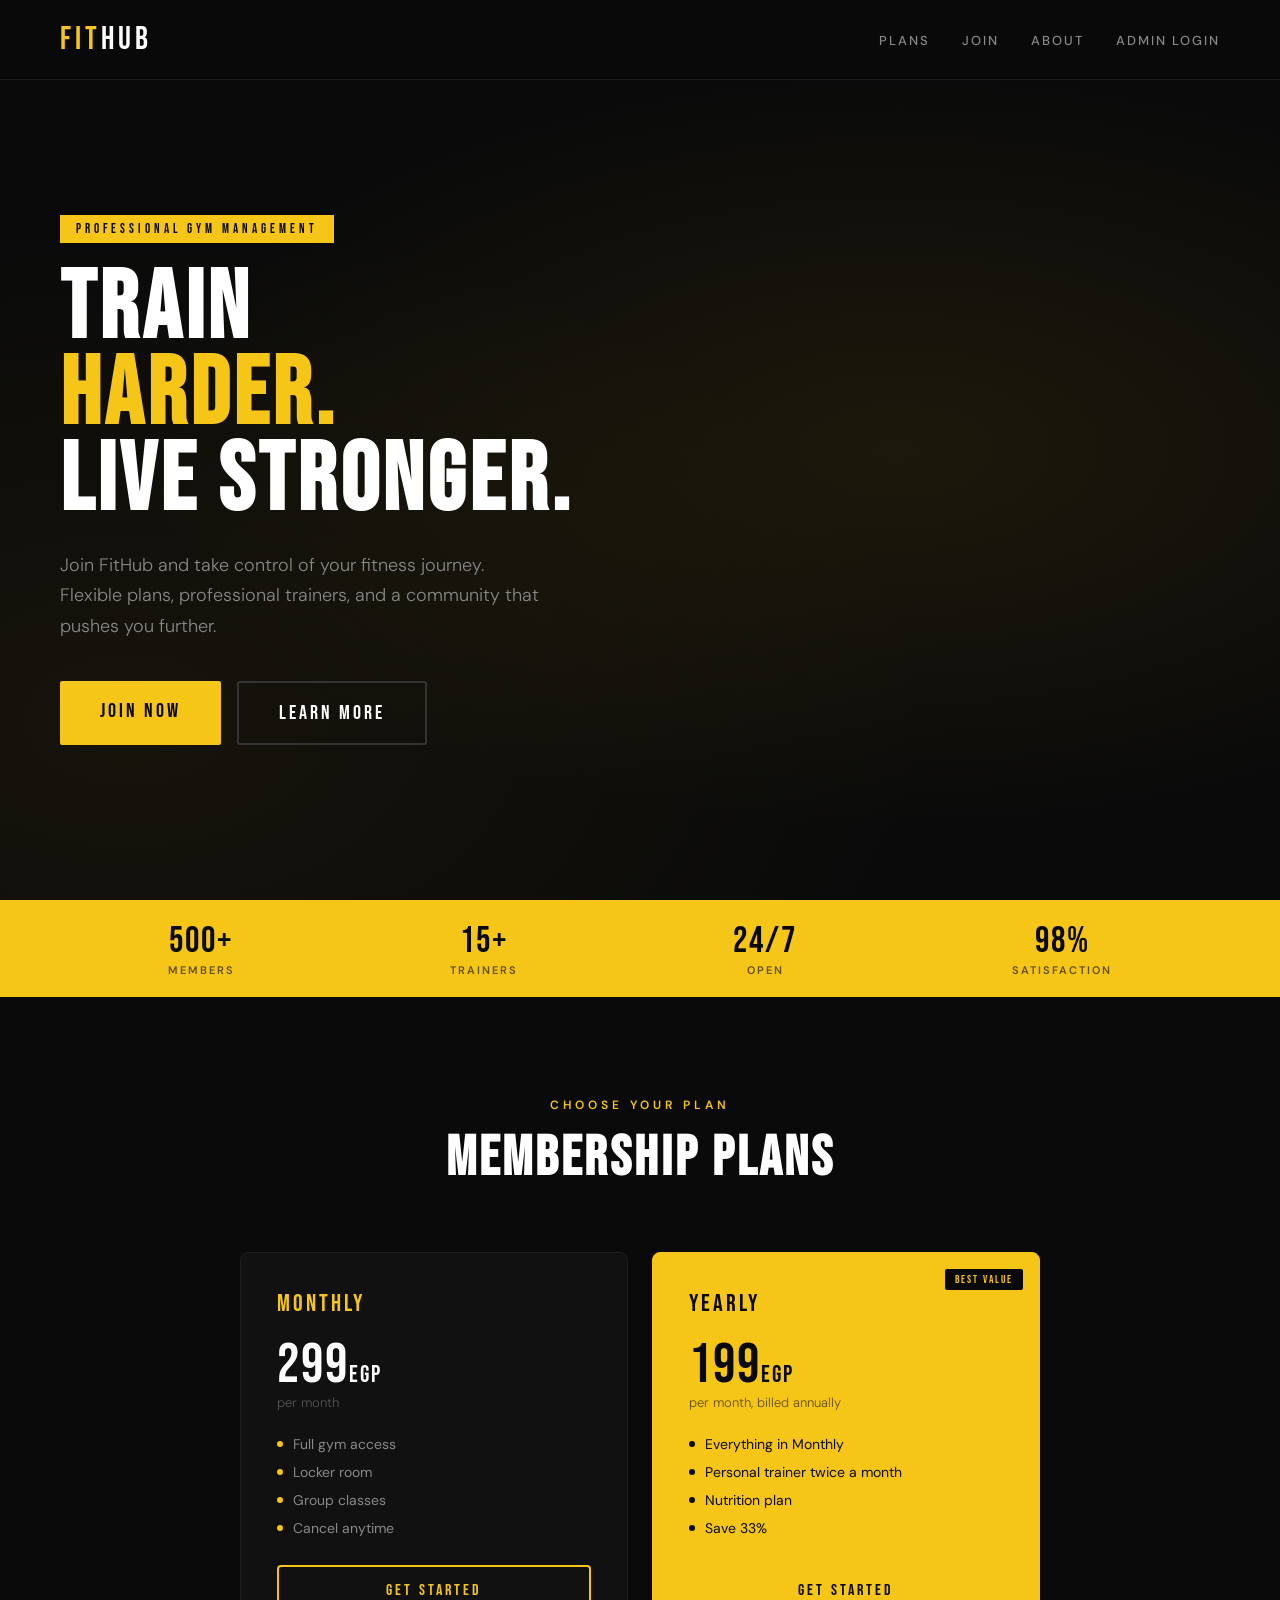
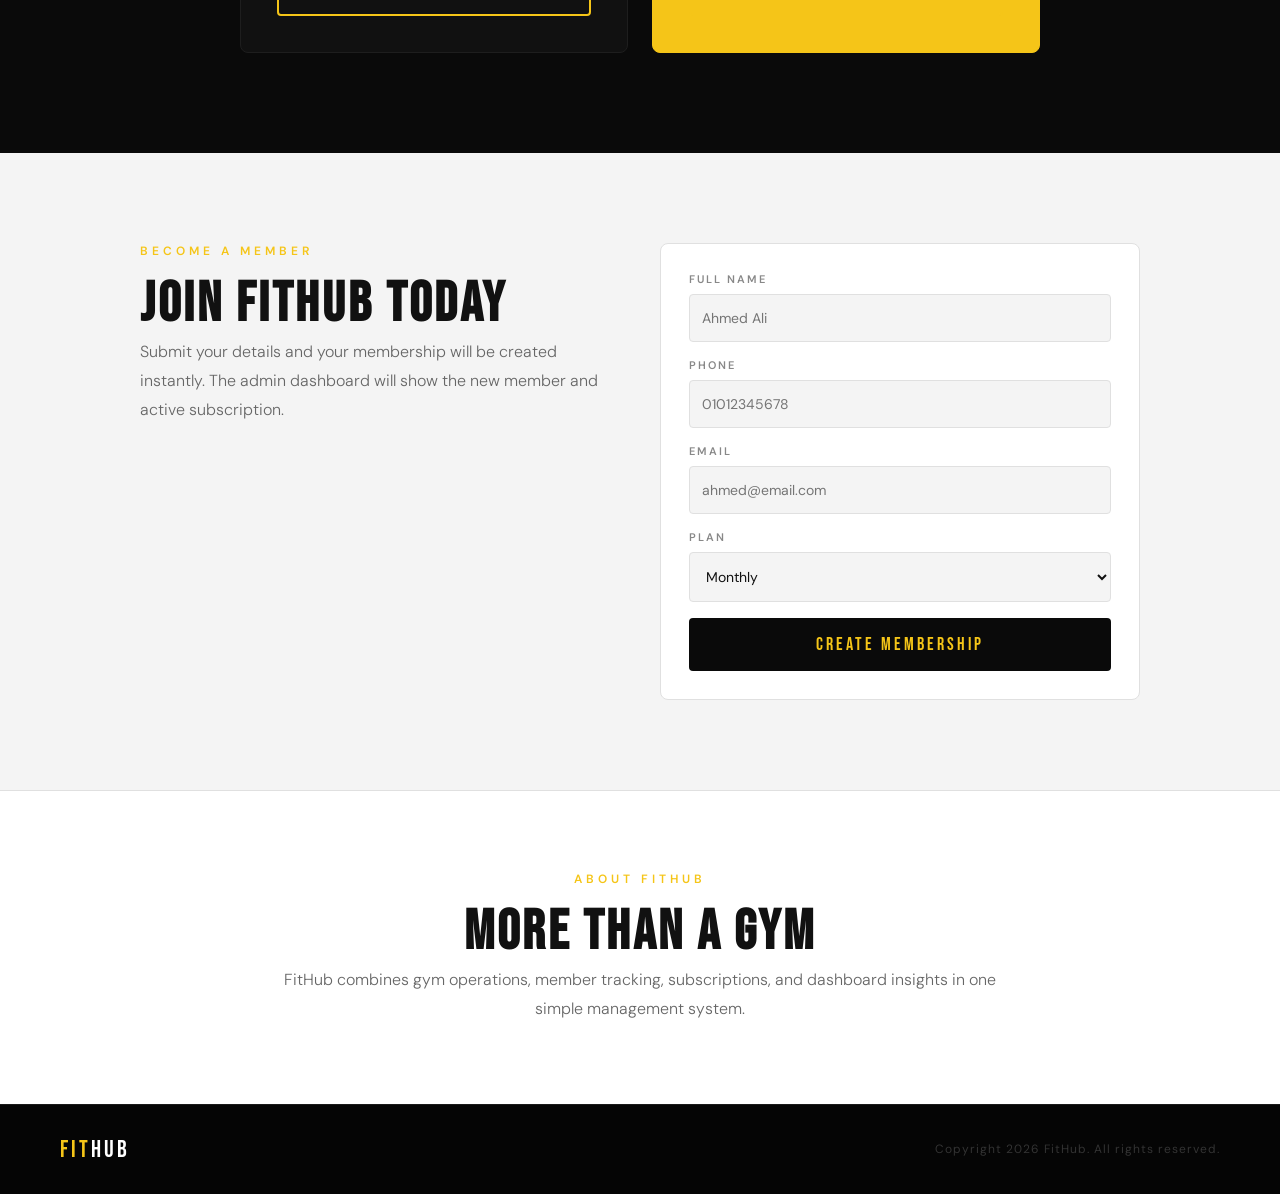
<file: app/frontend/pages/index.html>
<!DOCTYPE html>
<html lang="en">
<head>
  <meta charset="UTF-8"/>
  <meta name="viewport" content="width=device-width, initial-scale=1.0"/>
  <title>FitHub - Train Hard. Live Strong.</title>
  <link href="https://fonts.googleapis.com/css2?family=Bebas+Neue&family=DM+Sans:wght@300;400;500;600&display=swap" rel="stylesheet"/>
  <link rel="stylesheet" href="../css/global.css"/>
  <link rel="stylesheet" href="../css/portal.css"/>
</head>
<body>
  <nav class="navbar">
    <div class="nav-logo">Fit<span>Hub</span></div>
    <ul class="nav-links">
      <li><a href="#plans">Plans</a></li>
      <li><a href="#join">Join</a></li>
      <li><a href="#about">About</a></li>
      <li><a href="login.html">Admin Login</a></li>
    </ul>
  </nav>

  <section class="hero">
    <div class="hero-content">
      <div class="hero-tag">Professional Gym Management</div>
      <h1 class="hero-title">
        TRAIN<br/>
        <span class="accent">HARDER.</span><br/>
        LIVE STRONGER.
      </h1>
      <p class="hero-desc">
        Join FitHub and take control of your fitness journey.
        Flexible plans, professional trainers, and a community that pushes you further.
      </p>
      <div class="hero-actions">
        <a href="#join" class="btn-join" onclick="selectPlan('monthly')">JOIN NOW</a>
        <a href="#about" class="btn-ghost">LEARN MORE</a>
      </div>
    </div>
  </section>

  <div class="stats-bar">
    <div class="stat">
      <div class="stat-num">500+</div>
      <div class="stat-lbl">Members</div>
    </div>
    <div class="stat">
      <div class="stat-num">15+</div>
      <div class="stat-lbl">Trainers</div>
    </div>
    <div class="stat">
      <div class="stat-num">24/7</div>
      <div class="stat-lbl">Open</div>
    </div>
    <div class="stat">
      <div class="stat-num">98%</div>
      <div class="stat-lbl">Satisfaction</div>
    </div>
  </div>

  <section class="plans-section" id="plans">
    <div class="section-header">
      <div class="section-tag">Choose Your Plan</div>
      <h2 class="section-title">Membership Plans</h2>
    </div>

    <div class="plans-grid">
      <div class="plan-card">
        <div class="plan-name">Monthly</div>
        <div class="plan-price">299<span style="font-size:24px">EGP</span></div>
        <div class="plan-period">per month</div>
        <ul class="plan-features">
          <li class="plan-feature">Full gym access</li>
          <li class="plan-feature">Locker room</li>
          <li class="plan-feature">Group classes</li>
          <li class="plan-feature">Cancel anytime</li>
        </ul>
        <a href="#join" class="btn-plan" onclick="selectPlan('monthly')">GET STARTED</a>
      </div>

      <div class="plan-card featured">
        <div class="featured-tag">BEST VALUE</div>
        <div class="plan-name">Yearly</div>
        <div class="plan-price">199<span style="font-size:24px">EGP</span></div>
        <div class="plan-period">per month, billed annually</div>
        <ul class="plan-features">
          <li class="plan-feature">Everything in Monthly</li>
          <li class="plan-feature">Personal trainer twice a month</li>
          <li class="plan-feature">Nutrition plan</li>
          <li class="plan-feature">Save 33%</li>
        </ul>
        <a href="#join" class="btn-plan" onclick="selectPlan('yearly')">GET STARTED</a>
      </div>
    </div>
  </section>

  <section class="join-section" id="join">
    <div class="join-layout">
      <div class="join-copy">
        <div class="section-tag">Become a Member</div>
        <h2 class="section-title">Join FitHub Today</h2>
        <p>
          Submit your details and your membership will be created instantly.
          The admin dashboard will show the new member and active subscription.
        </p>
      </div>

      <form class="join-form" id="join-form">
        <div id="join-message" class="join-message"></div>
        <div class="form-row">
          <label for="join-name">Full Name</label>
          <input type="text" id="join-name" placeholder="Ahmed Ali" required/>
        </div>
        <div class="form-row">
          <label for="join-phone">Phone</label>
          <input type="tel" id="join-phone" placeholder="01012345678" required/>
        </div>
        <div class="form-row">
          <label for="join-email">Email</label>
          <input type="email" id="join-email" placeholder="ahmed@email.com"/>
        </div>
        <div class="form-row">
          <label for="join-plan">Plan</label>
          <select id="join-plan" required>
            <option value="monthly">Monthly</option>
            <option value="yearly">Yearly</option>
          </select>
        </div>
        <button type="submit" class="btn-submit-join" id="join-submit">CREATE MEMBERSHIP</button>
      </form>
    </div>
  </section>

  <section id="about" class="about-section">
    <div>
      <div class="section-tag">About FitHub</div>
      <h2 class="section-title">More Than a Gym</h2>
      <p>
        FitHub combines gym operations, member tracking, subscriptions, and dashboard insights
        in one simple management system.
      </p>
    </div>
  </section>

  <footer class="portal-footer">
    <div class="logo">Fit<span>Hub</span></div>
    <p>Copyright 2026 FitHub. All rights reserved.</p>
  </footer>

  <script src="../js/portal.js"></script>
</body>
</html>
</file>
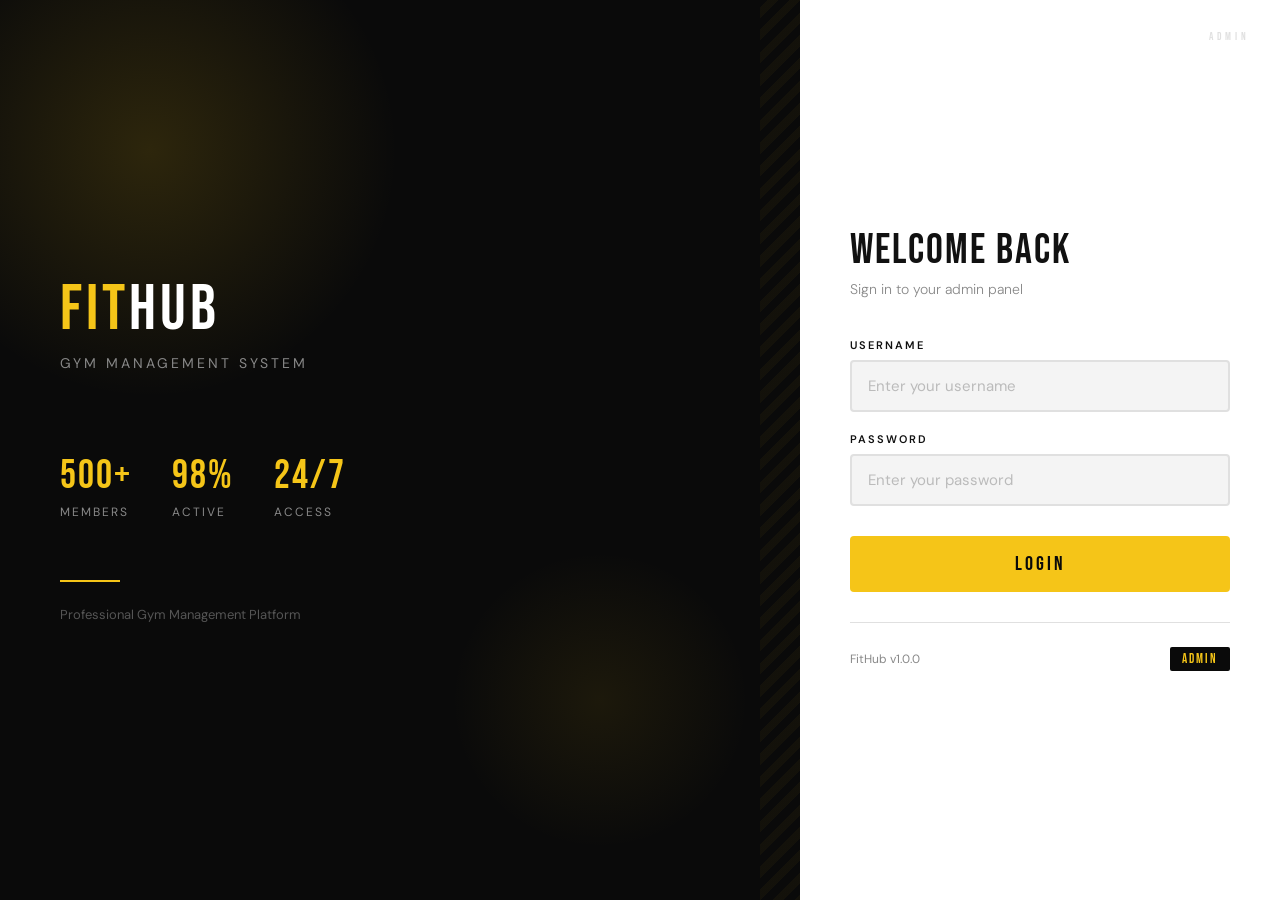
<file: app/frontend/pages/dashboard.html>
<!DOCTYPE html>
<html lang="en">
<head>
  <meta charset="UTF-8"/>
  <meta name="viewport" content="width=device-width, initial-scale=1.0"/>
  <title>FitHub - Dashboard</title>
  <link href="https://fonts.googleapis.com/css2?family=Bebas+Neue&family=DM+Sans:wght@300;400;500;600&display=swap" rel="stylesheet"/>
  <link rel="stylesheet" href="../css/global.css"/>
  <link rel="stylesheet" href="../css/dashboard.css"/>
</head>
<body>
  <aside class="sidebar">
    <div class="sidebar-logo">
      <div class="logo-text">Fit<span>Hub</span></div>
      <div class="logo-sub">Management Panel</div>
    </div>
    <nav class="sidebar-nav">
      <div class="nav-section">Main</div>
      <a href="dashboard.html" class="nav-item active">
        <span class="icon">DB</span> Dashboard
      </a>
      <a href="members.html" class="nav-item">
        <span class="icon">MB</span> Members
      </a>
      <a href="subscriptions.html" class="nav-item">
        <span class="icon">SB</span> Subscriptions
      </a>
      <div class="nav-section" style="margin-top:16px">Portal</div>
      <a href="index.html" class="nav-item" target="_blank">
        <span class="icon">GY</span> Member Portal
      </a>
    </nav>
    <div class="sidebar-footer">
      <div class="user-info">
        <div class="user-avatar" id="user-avatar">A</div>
        <div>
          <div class="user-name" id="username-display">Admin</div>
          <div class="user-role">Administrator</div>
        </div>
      </div>
      <button class="btn-logout" onclick="logout()">LOGOUT</button>
    </div>
  </aside>

  <main class="main">
    <div class="topbar">
      <div class="page-title">Dashboard</div>
      <div class="topbar-right">
        <div class="date-badge" id="current-date"></div>
      </div>
    </div>

    <div class="content">
      <section class="cards-grid">
        <div class="stat-card">
          <div class="card-label">Total Members</div>
          <div class="card-value" id="total-members">0</div>
        </div>
        <div class="stat-card highlight">
          <div class="card-label">Active Subscriptions</div>
          <div class="card-value" id="active-subs">0</div>
        </div>
        <div class="stat-card">
          <div class="card-label">Expired Subscriptions</div>
          <div class="card-value" id="expired-subs">0</div>
        </div>
        <div class="stat-card">
          <div class="card-label">Monthly Plans</div>
          <div class="card-value" id="monthly-plans">0</div>
        </div>
      </section>

      <section style="margin-bottom:32px">
        <div class="section-header">
          <h2 class="section-title">Recent Members</h2>
          <a class="btn-view-all" href="members.html">View All</a>
        </div>
        <div class="table-card">
          <table>
            <thead>
              <tr>
                <th>Name</th>
                <th>Phone</th>
                <th>Joined</th>
              </tr>
            </thead>
            <tbody id="recent-members-body">
              <tr><td colspan="3" style="text-align:center;color:#bbb;padding:30px">Loading...</td></tr>
            </tbody>
          </table>
        </div>
      </section>

      <section>
        <div class="section-header">
          <h2 class="section-title">Recent Subscriptions</h2>
          <a class="btn-view-all" href="subscriptions.html">View All</a>
        </div>
        <div class="table-card">
          <table>
            <thead>
              <tr>
                <th>Member</th>
                <th>Plan</th>
                <th>Ends</th>
                <th>Status</th>
              </tr>
            </thead>
            <tbody id="recent-subs-body">
              <tr><td colspan="4" style="text-align:center;color:#bbb;padding:30px">Loading...</td></tr>
            </tbody>
          </table>
        </div>
      </section>
    </div>
  </main>

  <script src="../js/dashboard.js"></script>
</body>
</html>
</file>
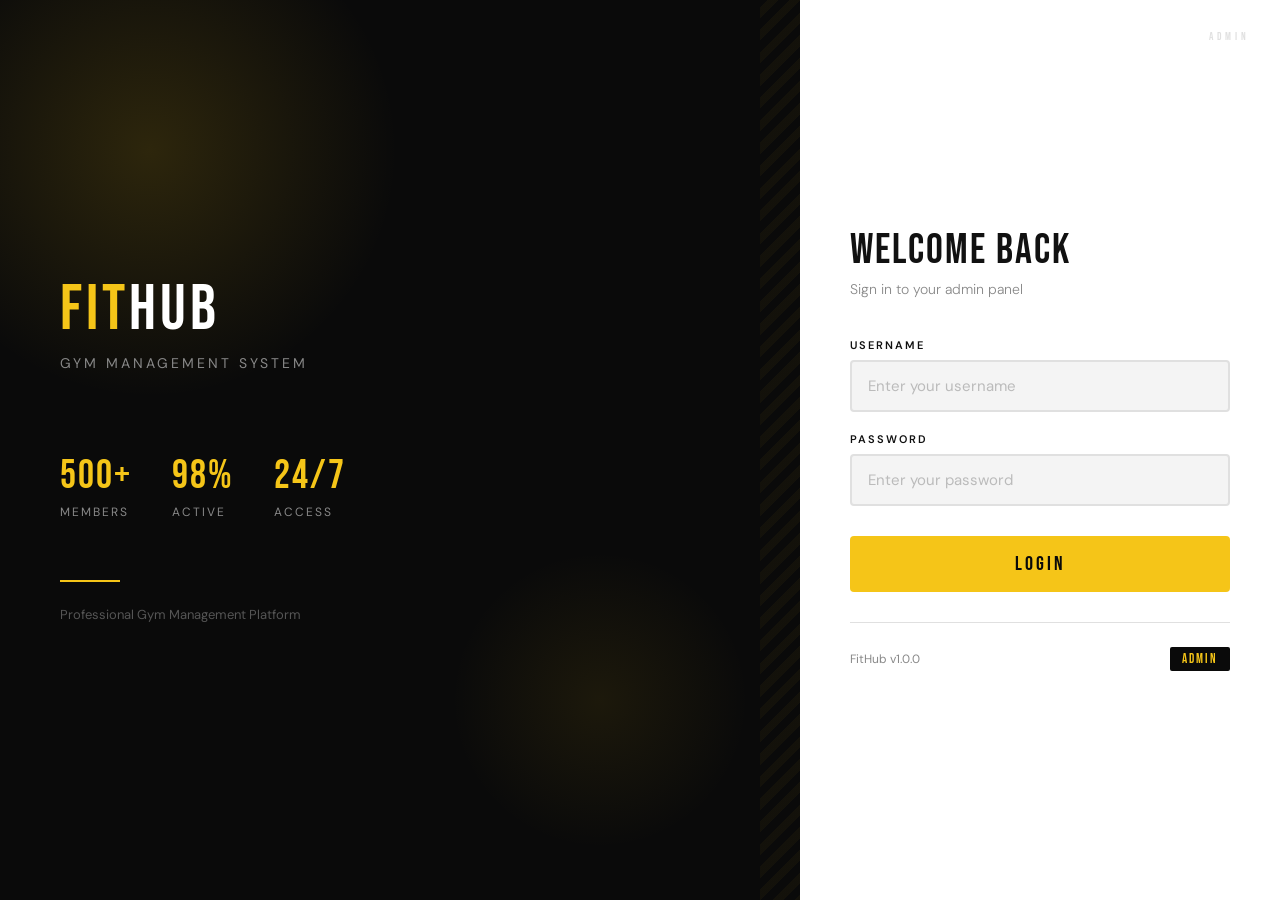
<file: app/frontend/pages/login.html>
<!DOCTYPE html>
<html lang="en">
<head>
  <meta charset="UTF-8"/>
  <meta name="viewport" content="width=device-width, initial-scale=1.0"/>
  <title>FitHub — Login</title>
  <link href="https://fonts.googleapis.com/css2?family=Bebas+Neue&family=DM+Sans:wght@300;400;500;600&display=swap" rel="stylesheet"/>
  <link rel="stylesheet" href="../css/global.css"/>
  <link rel="stylesheet" href="../css/login.css"/>
</head>
<body>

  <!-- Left: Branding -->
  <div class="left">
    <div class="stripes"></div>

    <div class="logo">Fit<span>Hub</span></div>
    <div class="tagline">Gym Management System</div>

    <div class="stats-row">
      <div class="stat-item">
        <div class="stat-number">500+</div>
        <div class="stat-label">Members</div>
      </div>
      <div class="stat-item">
        <div class="stat-number">98%</div>
        <div class="stat-label">Active</div>
      </div>
      <div class="stat-item">
        <div class="stat-number">24/7</div>
        <div class="stat-label">Access</div>
      </div>
    </div>

    <div class="divider-line"></div>
    <div class="left-footer">Professional Gym Management Platform</div>
  </div>

  <!-- Right: Login Form -->
  <div class="right">
    <div class="form-title">Welcome Back</div>
    <div class="form-subtitle">Sign in to your admin panel</div>

    <form class="form" onsubmit="handleLogin(event)">
      <div id="error-msg" class="error-msg"></div>

      <div class="form-group">
        <label for="username">Username</label>
        <input type="text" id="username" placeholder="Enter your username" required/>
      </div>

      <div class="form-group">
        <label for="password">Password</label>
        <input type="password" id="password" placeholder="Enter your password" required/>
      </div>

      <button type="submit" class="btn-login" id="loginBtn">LOGIN</button>
    </form>

    <div class="form-footer">
      <span>FitHub v1.0.0</span>
      <div class="role-badge">ADMIN</div>
    </div>
  </div>

  <script src="../js/auth.js"></script>
</body>
</html>
</file>
<file: app/frontend/css/global.css>
/* =============================
   FitHub — Global Styles
   ============================= */

*, *::before, *::after {
  box-sizing: border-box;
  margin: 0;
  padding: 0;
}

:root {
  --black:       #0a0a0a;
  --yellow:      #F5C518;
  --yellow-dark: #d4a800;
  --white:       #ffffff;
  --gray-light:  #f4f4f4;
  --gray-mid:    #e0e0e0;
  --gray-dark:   #888888;
  --text-dark:   #111111;
  --text-muted:  #888888;
  --danger:      #e53e3e;
  --success:     #38a169;
  --sidebar-w:   240px;
}

body {
  font-family: 'DM Sans', sans-serif;
  color: var(--text-dark);
  background: var(--gray-light);
}

a {
  text-decoration: none;
  color: inherit;
}

button {
  cursor: pointer;
  font-family: 'DM Sans', sans-serif;
}

input, select, textarea {
  font-family: 'DM Sans', sans-serif;
}
</file>
<file: app/frontend/css/portal.css>
/* =============================
   FitHub — Member Portal Styles
   ============================= */

body {
  background: var(--black);
  color: var(--white);
  min-height: 100vh;
}

/* ── Navbar ── */
.navbar {
  position: fixed;
  top: 0; left: 0; right: 0;
  z-index: 100;
  padding: 20px 60px;
  display: flex;
  align-items: center;
  justify-content: space-between;
  background: rgba(10,10,10,0.95);
  backdrop-filter: blur(10px);
  border-bottom: 1px solid #1a1a1a;
}

.nav-logo {
  font-family: 'Bebas Neue', cursive;
  font-size: 32px;
  color: var(--yellow);
  letter-spacing: 4px;
}

.nav-logo span { color: var(--white); }

.nav-links {
  display: flex;
  gap: 32px;
  list-style: none;
}

.nav-links a {
  color: #888;
  font-size: 13px;
  letter-spacing: 2px;
  text-transform: uppercase;
  font-weight: 500;
  transition: color 0.2s;
  text-decoration: none;
}

.nav-links a:hover { color: var(--yellow); }

/* ── Hero ── */
.hero {
  min-height: 100vh;
  display: flex;
  align-items: center;
  padding: 120px 60px 60px;
  position: relative;
  overflow: hidden;
}

.hero::before {
  content: '';
  position: absolute;
  inset: 0;
  background:
    radial-gradient(ellipse at 70% 50%, rgba(245,197,24,0.08) 0%, transparent 60%),
    radial-gradient(ellipse at 10% 80%, rgba(245,197,24,0.05) 0%, transparent 50%);
}

.hero-content {
  position: relative;
  z-index: 1;
  max-width: 680px;
}

.hero-tag {
  display: inline-block;
  background: var(--yellow);
  color: var(--black);
  font-family: 'Bebas Neue', cursive;
  font-size: 13px;
  letter-spacing: 4px;
  padding: 6px 16px;
  margin-bottom: 24px;
}

.hero-title {
  font-family: 'Bebas Neue', cursive;
  font-size: 96px;
  line-height: 0.9;
  letter-spacing: 4px;
  color: var(--white);
  margin-bottom: 24px;
}

.hero-title .accent { color: var(--yellow); }

.hero-desc {
  font-size: 18px;
  color: #888;
  line-height: 1.7;
  max-width: 480px;
  margin-bottom: 40px;
  font-weight: 300;
}

.hero-actions {
  display: flex;
  gap: 16px;
  flex-wrap: wrap;
}

.btn-join {
  background: var(--yellow);
  color: var(--black);
  border: none;
  padding: 18px 40px;
  font-family: 'Bebas Neue', cursive;
  font-size: 20px;
  letter-spacing: 3px;
  cursor: pointer;
  transition: all 0.2s;
  border-radius: 2px;
}

.btn-join:hover {
  background: var(--yellow-dark);
  transform: translateY(-2px);
  box-shadow: 0 12px 30px rgba(245,197,24,0.25);
}

.btn-ghost {
  background: transparent;
  color: var(--white);
  border: 2px solid #333;
  padding: 18px 40px;
  font-family: 'Bebas Neue', cursive;
  font-size: 20px;
  letter-spacing: 3px;
  cursor: pointer;
  transition: all 0.2s;
  border-radius: 2px;
  text-decoration: none;
  display: inline-block;
}

.btn-ghost:hover {
  border-color: var(--yellow);
  color: var(--yellow);
}

/* ── Stats Bar ── */
.stats-bar {
  background: var(--yellow);
  padding: 20px 60px;
  display: flex;
  justify-content: space-around;
  align-items: center;
}

.stats-bar .stat {
  text-align: center;
}

.stats-bar .stat-num {
  font-family: 'Bebas Neue', cursive;
  font-size: 36px;
  color: var(--black);
  letter-spacing: 2px;
}

.stats-bar .stat-lbl {
  font-size: 11px;
  color: rgba(0,0,0,0.6);
  letter-spacing: 2px;
  text-transform: uppercase;
  font-weight: 600;
}

/* ── Plans Section ── */
.plans-section {
  padding: 100px 60px;
}

.section-header {
  text-align: center;
  margin-bottom: 60px;
}

.section-tag {
  font-size: 12px;
  letter-spacing: 4px;
  text-transform: uppercase;
  color: var(--yellow);
  font-weight: 600;
  margin-bottom: 12px;
}

.section-title {
  font-family: 'Bebas Neue', cursive;
  font-size: 56px;
  letter-spacing: 3px;
  color: var(--white);
}

.plans-grid {
  display: grid;
  grid-template-columns: repeat(2, 1fr);
  gap: 24px;
  max-width: 800px;
  margin: 0 auto;
}

.plan-card {
  background: #111;
  border: 1px solid #1e1e1e;
  border-radius: 8px;
  padding: 36px;
  transition: all 0.3s;
  position: relative;
  overflow: hidden;
}

.plan-card:hover {
  border-color: var(--yellow);
  transform: translateY(-4px);
}

.plan-card.featured {
  background: var(--yellow);
  border-color: var(--yellow);
}

.plan-card.featured .plan-name,
.plan-card.featured .plan-price,
.plan-card.featured .plan-period,
.plan-card.featured .plan-feature { color: var(--black); }

.plan-card.featured .plan-feature::before { background: var(--black); }

.featured-tag {
  position: absolute;
  top: 16px; right: 16px;
  background: var(--black);
  color: var(--yellow);
  font-family: 'Bebas Neue', cursive;
  font-size: 11px;
  letter-spacing: 2px;
  padding: 4px 10px;
  border-radius: 2px;
}

.plan-name {
  font-family: 'Bebas Neue', cursive;
  font-size: 24px;
  letter-spacing: 3px;
  color: var(--yellow);
  margin-bottom: 20px;
}

.plan-price {
  font-family: 'Bebas Neue', cursive;
  font-size: 56px;
  letter-spacing: 2px;
  color: var(--white);
  line-height: 1;
}

.plan-period {
  font-size: 13px;
  color: #555;
  margin-bottom: 24px;
  font-weight: 300;
}

.plan-card.featured .plan-period { color: rgba(0,0,0,0.6); }

.plan-features {
  list-style: none;
  display: flex;
  flex-direction: column;
  gap: 10px;
  margin-bottom: 28px;
}

.plan-feature {
  font-size: 14px;
  color: #888;
  display: flex;
  align-items: center;
  gap: 10px;
}

.plan-feature::before {
  content: '';
  width: 6px;
  height: 6px;
  background: var(--yellow);
  border-radius: 50%;
  flex-shrink: 0;
}

.btn-plan {
  width: 100%;
  background: transparent;
  border: 2px solid var(--yellow);
  color: var(--yellow);
  padding: 14px;
  font-family: 'Bebas Neue', cursive;
  font-size: 16px;
  letter-spacing: 3px;
  cursor: pointer;
  transition: all 0.2s;
  border-radius: 4px;
}

.btn-plan:hover,
.plan-card.featured .btn-plan {
  background: var(--yellow);
  color: var(--black);
}

.plan-card.featured .btn-plan:hover {
  background: var(--black);
  color: var(--yellow);
  border-color: var(--black);
}

.btn-plan {
  display: inline-block;
  text-align: center;
  text-decoration: none;
}

.join-section {
  background: #f4f4f4;
  color: var(--text-dark);
  padding: 90px 60px;
}

.join-layout {
  max-width: 1000px;
  margin: 0 auto;
  display: grid;
  grid-template-columns: 1fr 1fr;
  gap: 40px;
  align-items: start;
}

.join-copy .section-title,
.about-section .section-title {
  color: var(--text-dark);
}

.join-copy p,
.about-section p {
  color: #666;
  line-height: 1.8;
  font-size: 16px;
  font-weight: 300;
}

.join-form {
  background: var(--white);
  border: 1px solid var(--gray-mid);
  border-radius: 8px;
  padding: 28px;
  display: flex;
  flex-direction: column;
  gap: 16px;
}

.form-row {
  display: flex;
  flex-direction: column;
  gap: 8px;
}

.form-row label {
  font-size: 11px;
  text-transform: uppercase;
  letter-spacing: 2px;
  color: var(--text-muted);
  font-weight: 600;
}

.form-row input,
.form-row select {
  border: 1px solid var(--gray-mid);
  background: var(--gray-light);
  color: var(--text-dark);
  border-radius: 4px;
  padding: 14px 12px;
  font-size: 14px;
  outline: none;
}

.form-row input:focus,
.form-row select:focus {
  border-color: var(--yellow-dark);
  background: var(--white);
}

.btn-submit-join {
  background: var(--black);
  color: var(--yellow);
  border: none;
  padding: 16px;
  border-radius: 4px;
  font-family: 'Bebas Neue', cursive;
  font-size: 18px;
  letter-spacing: 3px;
}

.btn-submit-join:hover {
  background: var(--yellow);
  color: var(--black);
}

.btn-submit-join:disabled {
  opacity: 0.7;
  cursor: wait;
}

.join-message {
  display: none;
  border-radius: 4px;
  padding: 12px;
  font-size: 13px;
  line-height: 1.5;
}

.join-message.success,
.join-message.error {
  display: block;
}

.join-message.success {
  background: #f0fff4;
  color: var(--success);
  border: 1px solid #c6f6d5;
}

.join-message.error {
  background: #fff5f5;
  color: var(--danger);
  border: 1px solid #fed7d7;
}

.about-section {
  padding: 80px 60px;
  background: var(--white);
  color: var(--text-dark);
  border-top: 1px solid var(--gray-mid);
  text-align: center;
}

.about-section > div {
  max-width: 720px;
  margin: 0 auto;
}

/* ── Footer ── */
.portal-footer {
  background: #050505;
  border-top: 1px solid #1a1a1a;
  padding: 30px 60px;
  display: flex;
  align-items: center;
  justify-content: space-between;
}

.portal-footer .logo {
  font-family: 'Bebas Neue', cursive;
  font-size: 24px;
  color: var(--yellow);
  letter-spacing: 3px;
}

.portal-footer .logo span { color: var(--white); }

.portal-footer p {
  font-size: 12px;
  color: #333;
  letter-spacing: 1px;
}

/* ── Animations ── */
.hero-tag    { animation: fadeUp 0.5s ease 0.1s both; }
.hero-title  { animation: fadeUp 0.5s ease 0.2s both; }
.hero-desc   { animation: fadeUp 0.5s ease 0.3s both; }
.hero-actions{ animation: fadeUp 0.5s ease 0.4s both; }

@keyframes fadeUp {
  from { opacity: 0; transform: translateY(24px); }
  to   { opacity: 1; transform: translateY(0); }
}

@media (max-width: 800px) {
  .navbar,
  .plans-section,
  .join-section,
  .about-section,
  .portal-footer {
    padding-left: 24px;
    padding-right: 24px;
  }

  .hero {
    padding-left: 24px;
    padding-right: 24px;
  }

  .hero-title {
    font-size: 64px;
  }

  .plans-grid,
  .join-layout {
    grid-template-columns: 1fr;
  }

  .stats-bar {
    display: grid;
    grid-template-columns: repeat(2, 1fr);
    gap: 18px;
  }
}
</file>
<file: app/frontend/css/dashboard.css>
/* =============================
   FitHub — Dashboard & Layout
   ============================= */

body {
  display: flex;
  min-height: 100vh;
  background: var(--gray-light);
}

/* ── Sidebar ── */
.sidebar {
  width: var(--sidebar-w);
  background: var(--black);
  min-height: 100vh;
  display: flex;
  flex-direction: column;
  position: fixed;
  top: 0; left: 0;
  z-index: 100;
}

.sidebar-logo {
  padding: 28px 24px 20px;
  border-bottom: 1px solid #1a1a1a;
}

.sidebar-logo .logo-text {
  font-family: 'Bebas Neue', cursive;
  font-size: 32px;
  color: var(--yellow);
  letter-spacing: 3px;
}

.sidebar-logo .logo-text span { color: var(--white); }

.sidebar-logo .logo-sub {
  font-size: 10px;
  color: #444;
  letter-spacing: 2px;
  text-transform: uppercase;
  margin-top: 2px;
}

.sidebar-nav {
  padding: 20px 0;
  flex: 1;
}

.nav-section {
  padding: 8px 16px 4px;
  font-size: 10px;
  color: #333;
  letter-spacing: 2px;
  text-transform: uppercase;
  font-weight: 600;
}

.nav-item {
  display: flex;
  align-items: center;
  gap: 12px;
  padding: 12px 24px;
  color: #666;
  font-size: 14px;
  font-weight: 500;
  transition: all 0.2s;
  cursor: pointer;
  text-decoration: none;
  border-left: 3px solid transparent;
}

.nav-item:hover {
  color: var(--white);
  background: #111;
}

.nav-item.active {
  color: var(--yellow);
  background: #111;
  border-left-color: var(--yellow);
}

.nav-item .icon {
  font-size: 16px;
  width: 20px;
  text-align: center;
}

.sidebar-footer {
  padding: 20px 24px;
  border-top: 1px solid #1a1a1a;
}

.user-info {
  display: flex;
  align-items: center;
  gap: 10px;
  margin-bottom: 12px;
}

.user-avatar {
  width: 32px;
  height: 32px;
  background: var(--yellow);
  border-radius: 50%;
  display: flex;
  align-items: center;
  justify-content: center;
  font-family: 'Bebas Neue', cursive;
  font-size: 14px;
  color: var(--black);
}

.user-name {
  font-size: 13px;
  color: var(--white);
  font-weight: 500;
}

.user-role {
  font-size: 11px;
  color: #555;
  text-transform: uppercase;
  letter-spacing: 1px;
}

.btn-logout {
  width: 100%;
  background: #1a1a1a;
  color: #666;
  border: none;
  padding: 10px;
  border-radius: 4px;
  font-size: 12px;
  letter-spacing: 2px;
  text-transform: uppercase;
  transition: all 0.2s;
  font-family: 'DM Sans', sans-serif;
}

.btn-logout:hover {
  background: var(--danger);
  color: var(--white);
}

/* ── Main Content ── */
.main {
  margin-left: var(--sidebar-w);
  flex: 1;
  display: flex;
  flex-direction: column;
}

.topbar {
  background: var(--white);
  padding: 20px 32px;
  display: flex;
  align-items: center;
  justify-content: space-between;
  border-bottom: 1px solid var(--gray-mid);
  position: sticky;
  top: 0;
  z-index: 50;
}

.page-title {
  font-family: 'Bebas Neue', cursive;
  font-size: 28px;
  letter-spacing: 2px;
  color: var(--text-dark);
}

.topbar-right {
  display: flex;
  align-items: center;
  gap: 16px;
}

.date-badge {
  font-size: 12px;
  color: var(--text-muted);
  background: var(--gray-light);
  padding: 6px 12px;
  border-radius: 4px;
}

.content {
  padding: 32px;
  flex: 1;
}

/* ── Stat Cards ── */
.cards-grid {
  display: grid;
  grid-template-columns: repeat(4, 1fr);
  gap: 20px;
  margin-bottom: 32px;
}

.stat-card {
  background: var(--white);
  border-radius: 8px;
  padding: 24px;
  display: flex;
  flex-direction: column;
  gap: 8px;
  border: 1px solid var(--gray-mid);
  transition: all 0.2s;
  animation: fadeUp 0.5s ease both;
}

.stat-card:hover {
  transform: translateY(-2px);
  box-shadow: 0 8px 24px rgba(0,0,0,0.08);
}

.stat-card:nth-child(1) { animation-delay: 0.05s; }
.stat-card:nth-child(2) { animation-delay: 0.1s; }
.stat-card:nth-child(3) { animation-delay: 0.15s; }
.stat-card:nth-child(4) { animation-delay: 0.2s; }

.stat-card .card-icon {
  font-size: 24px;
  margin-bottom: 4px;
}

.stat-card .card-label {
  font-size: 11px;
  text-transform: uppercase;
  letter-spacing: 2px;
  color: var(--text-muted);
  font-weight: 600;
}

.stat-card .card-value {
  font-family: 'Bebas Neue', cursive;
  font-size: 42px;
  letter-spacing: 2px;
  color: var(--text-dark);
  line-height: 1;
}

.stat-card.highlight {
  background: var(--black);
  border-color: var(--black);
}

.stat-card.highlight .card-label { color: #555; }
.stat-card.highlight .card-value { color: var(--yellow); }

/* ── Recent Table ── */
.section-header {
  display: flex;
  align-items: center;
  justify-content: space-between;
  margin-bottom: 16px;
}

.section-title {
  font-family: 'Bebas Neue', cursive;
  font-size: 22px;
  letter-spacing: 2px;
  color: var(--text-dark);
}

.btn-view-all {
  font-size: 12px;
  color: var(--yellow-dark);
  background: none;
  border: none;
  font-weight: 600;
  letter-spacing: 1px;
  text-transform: uppercase;
  text-decoration: none;
}

.table-card {
  background: var(--white);
  border-radius: 8px;
  border: 1px solid var(--gray-mid);
  overflow: hidden;
  animation: fadeUp 0.5s ease 0.3s both;
}

table {
  width: 100%;
  border-collapse: collapse;
}

thead tr {
  background: var(--gray-light);
  border-bottom: 2px solid var(--gray-mid);
}

thead th {
  padding: 12px 20px;
  text-align: left;
  font-size: 11px;
  font-weight: 600;
  text-transform: uppercase;
  letter-spacing: 2px;
  color: var(--text-muted);
}

tbody tr {
  border-bottom: 1px solid var(--gray-mid);
  transition: background 0.15s;
}

tbody tr:last-child { border-bottom: none; }
tbody tr:hover { background: var(--gray-light); }

tbody td {
  padding: 14px 20px;
  font-size: 14px;
  color: var(--text-dark);
}

.badge {
  display: inline-block;
  padding: 4px 10px;
  border-radius: 20px;
  font-size: 11px;
  font-weight: 600;
  letter-spacing: 1px;
  text-transform: uppercase;
}

.badge-active {
  background: #f0fff4;
  color: var(--success);
}

.badge-expired {
  background: #fff5f5;
  color: var(--danger);
}

/* ── Animations ── */
@keyframes fadeUp {
  from { opacity: 0; transform: translateY(16px); }
  to   { opacity: 1; transform: translateY(0); }
}
</file>
<file: app/frontend/css/login.css>
/* =============================
   FitHub — Login Page Styles
   ============================= */

body {
  min-height: 100vh;
  display: flex;
  background: var(--black);
  overflow: hidden;
}

/* ── Left Side ── */
.left {
  flex: 1;
  background: var(--black);
  display: flex;
  flex-direction: column;
  justify-content: center;
  padding: 60px;
  position: relative;
  overflow: hidden;
}

.left::before {
  content: '';
  position: absolute;
  width: 500px;
  height: 500px;
  background: radial-gradient(circle, rgba(245,197,24,0.15) 0%, transparent 70%);
  top: -100px;
  left: -100px;
  border-radius: 50%;
}

.left::after {
  content: '';
  position: absolute;
  width: 300px;
  height: 300px;
  background: radial-gradient(circle, rgba(245,197,24,0.08) 0%, transparent 70%);
  bottom: 50px;
  right: 50px;
  border-radius: 50%;
}

.stripes {
  position: absolute;
  right: -40px;
  top: 0;
  width: 80px;
  height: 100%;
  background: repeating-linear-gradient(
    -45deg,
    transparent, transparent 8px,
    rgba(245,197,24,0.04) 8px,
    rgba(245,197,24,0.04) 16px
  );
}

.logo {
  font-family: 'Bebas Neue', cursive;
  font-size: 64px;
  color: var(--yellow);
  letter-spacing: 4px;
  line-height: 1;
  position: relative;
  z-index: 1;
  animation: fadeUp 0.6s ease both;
}

.logo span { color: var(--white); }

.tagline {
  font-size: 14px;
  color: var(--text-muted);
  letter-spacing: 3px;
  text-transform: uppercase;
  margin-top: 12px;
  position: relative;
  z-index: 1;
  animation: fadeUp 0.6s ease 0.1s both;
}

.stats-row {
  display: flex;
  gap: 40px;
  margin-top: 80px;
  position: relative;
  z-index: 1;
  animation: fadeUp 0.6s ease 0.2s both;
}

.stat-item {
  display: flex;
  flex-direction: column;
  gap: 4px;
}

.stat-number {
  font-family: 'Bebas Neue', cursive;
  font-size: 40px;
  color: var(--yellow);
  letter-spacing: 2px;
}

.stat-label {
  font-size: 12px;
  color: var(--text-muted);
  letter-spacing: 2px;
  text-transform: uppercase;
}

.divider-line {
  width: 60px;
  height: 2px;
  background: var(--yellow);
  margin-top: 60px;
  position: relative;
  z-index: 1;
  animation: fadeUp 0.6s ease 0.3s both;
}

.left-footer {
  margin-top: 24px;
  font-size: 13px;
  color: #555;
  position: relative;
  z-index: 1;
  animation: fadeUp 0.6s ease 0.4s both;
}

/* ── Right Side ── */
.right {
  width: 480px;
  background: var(--white);
  display: flex;
  flex-direction: column;
  justify-content: center;
  padding: 60px 50px;
  position: relative;
  animation: slideIn 0.5s ease;
}

.right::before {
  content: 'ADMIN';
  position: absolute;
  top: 30px;
  right: 30px;
  font-family: 'Bebas Neue', cursive;
  font-size: 11px;
  letter-spacing: 4px;
  color: var(--gray-mid);
}

.form-title {
  font-family: 'Bebas Neue', cursive;
  font-size: 42px;
  color: var(--text-dark);
  letter-spacing: 2px;
  line-height: 1;
}

.form-subtitle {
  font-size: 14px;
  color: var(--text-muted);
  margin-top: 8px;
  font-weight: 300;
}

.form {
  margin-top: 40px;
  display: flex;
  flex-direction: column;
  gap: 20px;
}

.form-group {
  display: flex;
  flex-direction: column;
  gap: 8px;
}

.form-group label {
  font-size: 11px;
  font-weight: 600;
  letter-spacing: 2px;
  text-transform: uppercase;
  color: var(--text-dark);
}

.form-group input {
  border: 2px solid var(--gray-mid);
  border-radius: 4px;
  padding: 14px 16px;
  font-size: 15px;
  background: var(--gray-light);
  color: var(--text-dark);
  transition: all 0.2s;
  outline: none;
}

.form-group input:focus {
  border-color: var(--yellow);
  background: var(--white);
}

.form-group input::placeholder { color: #bbb; }

.btn-login {
  margin-top: 10px;
  background: var(--yellow);
  color: var(--black);
  border: none;
  padding: 16px;
  font-family: 'Bebas Neue', cursive;
  font-size: 20px;
  letter-spacing: 3px;
  border-radius: 4px;
  transition: all 0.2s;
}

.btn-login:hover {
  background: var(--yellow-dark);
  transform: translateY(-1px);
  box-shadow: 0 8px 20px rgba(245,197,24,0.3);
}

.btn-login:active { transform: translateY(0); }

.btn-login.loading {
  pointer-events: none;
  opacity: 0.8;
}

.error-msg {
  background: #fff0f0;
  border: 1px solid #ffcccc;
  color: var(--danger);
  padding: 12px 16px;
  border-radius: 4px;
  font-size: 13px;
  display: none;
}

.error-msg.show { display: block; }

.form-footer {
  margin-top: 30px;
  padding-top: 24px;
  border-top: 1px solid var(--gray-mid);
  display: flex;
  align-items: center;
  justify-content: space-between;
}

.form-footer span {
  font-size: 12px;
  color: var(--text-muted);
}

.role-badge {
  background: var(--black);
  color: var(--yellow);
  font-family: 'Bebas Neue', cursive;
  font-size: 13px;
  letter-spacing: 2px;
  padding: 4px 12px;
  border-radius: 2px;
}

/* ── Animations ── */
@keyframes slideIn {
  from { opacity: 0; transform: translateX(30px); }
  to   { opacity: 1; transform: translateX(0); }
}

@keyframes fadeUp {
  from { opacity: 0; transform: translateY(20px); }
  to   { opacity: 1; transform: translateY(0); }
}
</file>
